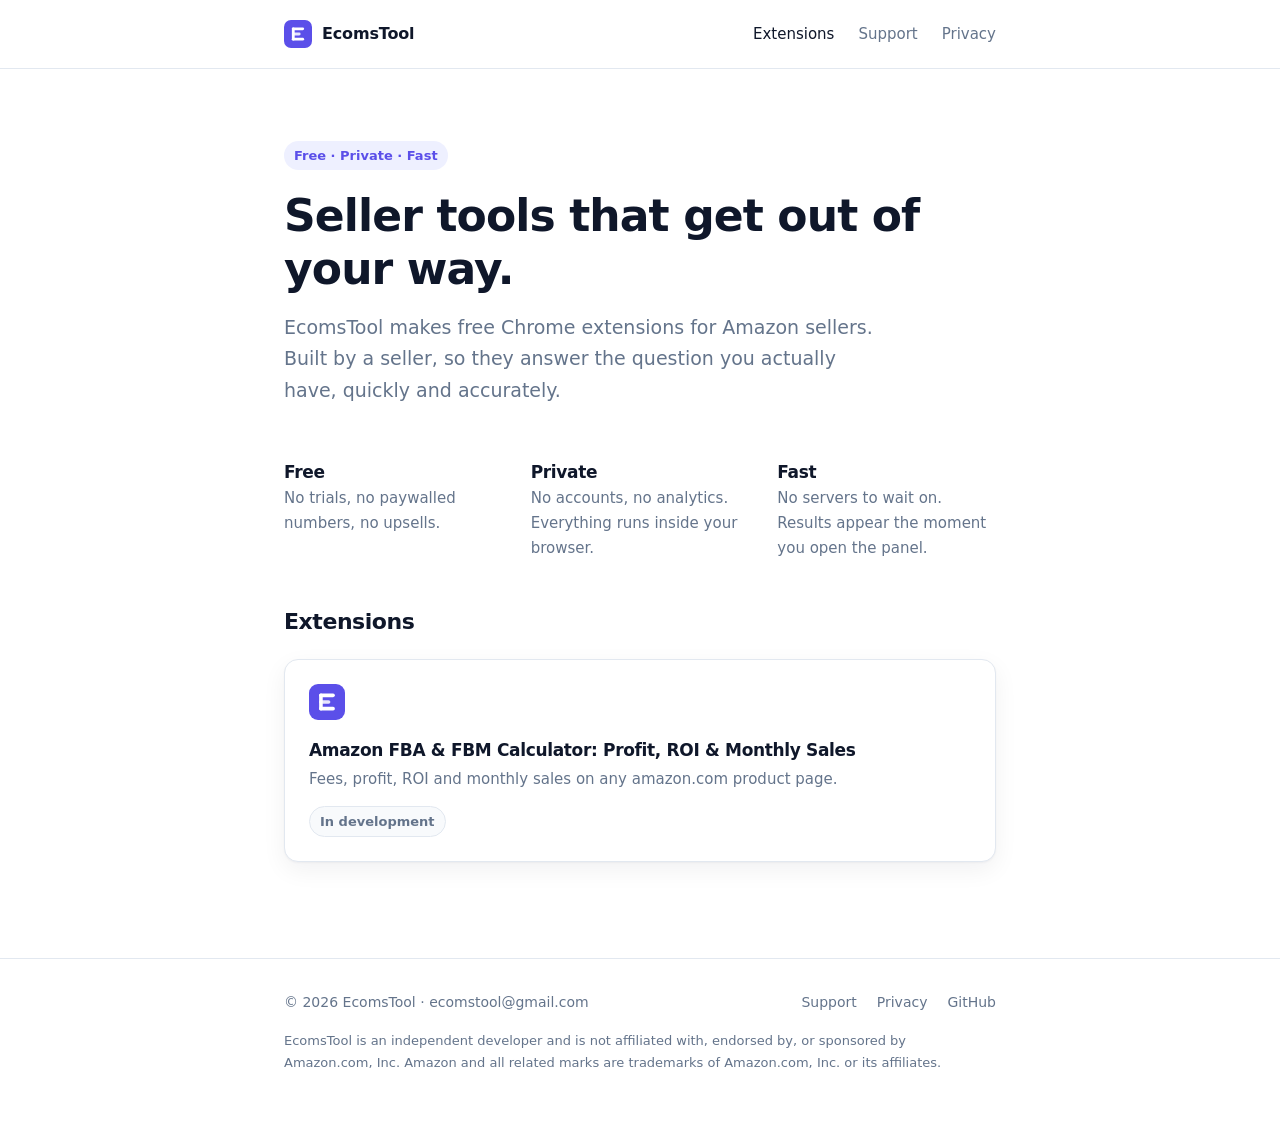
<file: index.html>
<!doctype html>
<html lang="en">
<head>
  <meta charset="utf-8">
  <meta name="viewport" content="width=device-width, initial-scale=1">
  <title>EcomsTool — Free Chrome extensions for Amazon sellers</title>
  <meta name="description" content="Fast, clean, free Chrome extensions for Amazon sellers. No tracking, no accounts, nothing leaves your browser.">
  <meta name="color-scheme" content="light dark">
  <link rel="icon" href="/assets/favicon.svg" type="image/svg+xml">
  <link rel="stylesheet" href="/assets/site.css">
</head>
<body>
  <header class="site-header">
    <div class="wrap">
      <a class="brand" href="/"><img src="/assets/logo.svg" alt="" width="28" height="28">EcomsTool</a>
      <nav class="nav" aria-label="Main">
        <a href="/#extensions" aria-current="page">Extensions</a>
        <a href="/support/">Support</a>
        <a href="/privacy/">Privacy</a>
      </nav>
    </div>
  </header>

  <main class="">
    <div class="wrap">
      <span class="pill">Free · Private · Fast</span>
      <h1 style="margin-top:20px">Seller tools that get out of your way.</h1>
      <p class="lede">EcomsTool makes free Chrome extensions for Amazon sellers. Built by a seller, so they answer the question you actually have, quickly and accurately.</p>

      <div class="principles" style="margin-top:56px">
        <div><h3>Free</h3><p>No trials, no paywalled numbers, no upsells.</p></div>
        <div><h3>Private</h3><p>No accounts, no analytics. Everything runs inside your browser.</p></div>
        <div><h3>Fast</h3><p>No servers to wait on. Results appear the moment you open the panel.</p></div>
      </div>

      <h2 id="extensions">Extensions</h2>
      <div class="grid">
        <a class="card" href="/fba-calculator/">
          <img class="icon" src="/assets/logo.svg" alt="">
          <h3>Amazon FBA &amp; FBM Calculator: Profit, ROI &amp; Monthly Sales</h3>
          <p>Fees, profit, ROI and monthly sales on any amazon.com product page.</p>
          <p style="margin-top:14px"><span class="pill neutral">In development</span></p>
        </a>
      </div>
    </div>
  </main>

  <footer class="site-footer">
    <div class="wrap">
      <div class="row">
        <span>© 2026 EcomsTool · <a href="mailto:ecomstool@gmail.com">ecomstool@gmail.com</a></span>
        <nav aria-label="Footer">
          <a href="/support/">Support</a>
          <a href="/privacy/">Privacy</a>
          <a href="https://github.com/ecomstool">GitHub</a>
        </nav>
      </div>
      <p class="legal">EcomsTool is an independent developer and is not affiliated with, endorsed by, or sponsored by Amazon.com, Inc. Amazon and all related marks are trademarks of Amazon.com, Inc. or its affiliates.</p>
    </div>
  </footer>
</body>
</html>
</file>
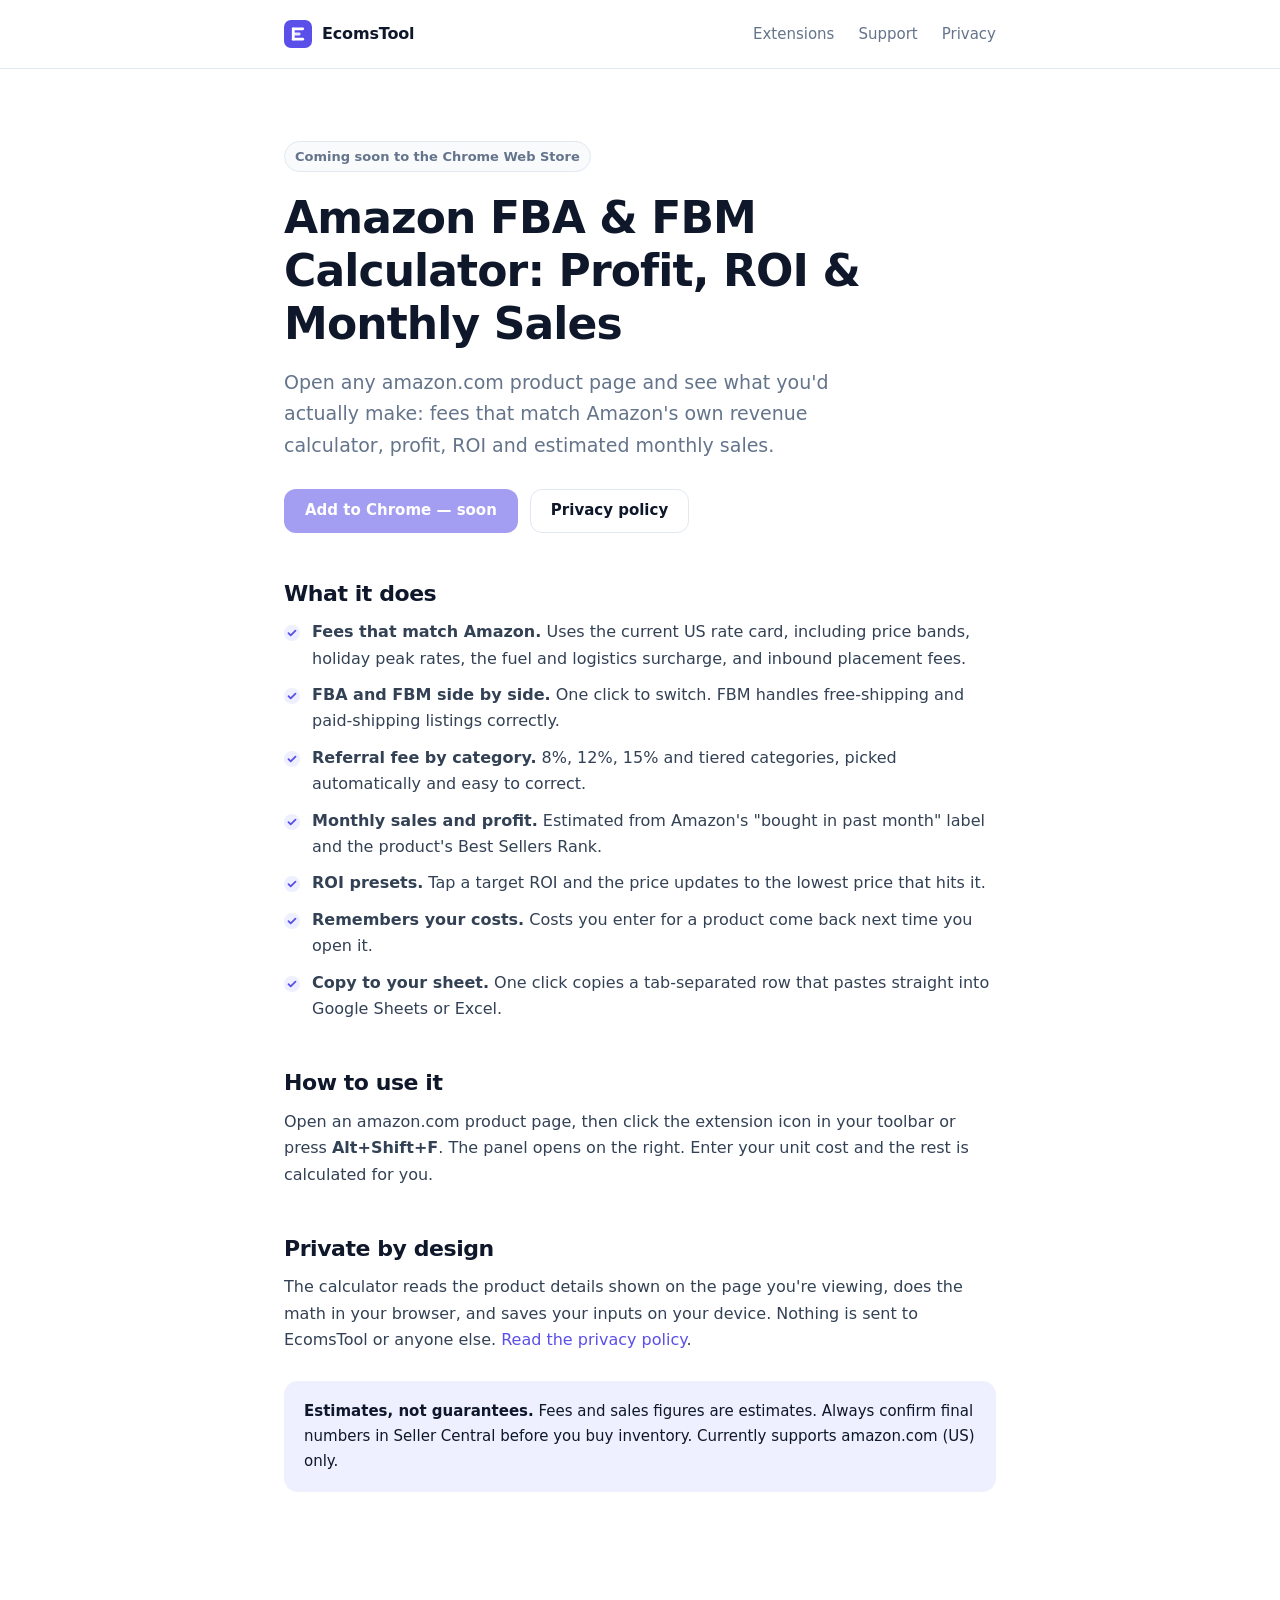
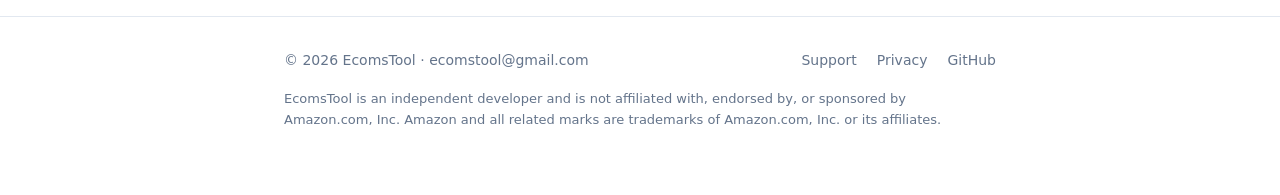
<file: fba-calculator/index.html>
<!doctype html>
<html lang="en">
<head>
  <meta charset="utf-8">
  <meta name="viewport" content="width=device-width, initial-scale=1">
  <title>Amazon FBA & FBM Calculator: Profit, ROI & Monthly Sales</title>
  <meta name="description" content="Accurate FBA and FBM fees, profit, ROI and monthly sales estimates on any amazon.com product page. Free and private.">
  <meta name="color-scheme" content="light dark">
  <link rel="icon" href="/assets/favicon.svg" type="image/svg+xml">
  <link rel="stylesheet" href="/assets/site.css">
</head>
<body>
  <header class="site-header">
    <div class="wrap">
      <a class="brand" href="/"><img src="/assets/logo.svg" alt="" width="28" height="28">EcomsTool</a>
      <nav class="nav" aria-label="Main">
        <a href="/#extensions">Extensions</a>
        <a href="/support/">Support</a>
        <a href="/privacy/">Privacy</a>
      </nav>
    </div>
  </header>

  <main class="">
    <div class="wrap">
      <span class="pill neutral">Coming soon to the Chrome Web Store</span>
      <h1 style="margin-top:20px">Amazon FBA &amp; FBM Calculator: Profit, ROI &amp; Monthly Sales</h1>
      <p class="lede">Open any amazon.com product page and see what you'd actually make: fees that match Amazon's own revenue calculator, profit, ROI and estimated monthly sales.</p>
      <div class="actions">
        <a class="btn primary" aria-disabled="true" href="#">Add to Chrome — soon</a>
        <a class="btn ghost" href="/fba-calculator/privacy/">Privacy policy</a>
      </div>

      <h2>What it does</h2>
      <ul class="ticks">
        <li><strong>Fees that match Amazon.</strong> Uses the current US rate card, including price bands, holiday peak rates, the fuel and logistics surcharge, and inbound placement fees.</li>
        <li><strong>FBA and FBM side by side.</strong> One click to switch. FBM handles free-shipping and paid-shipping listings correctly.</li>
        <li><strong>Referral fee by category.</strong> 8%, 12%, 15% and tiered categories, picked automatically and easy to correct.</li>
        <li><strong>Monthly sales and profit.</strong> Estimated from Amazon's "bought in past month" label and the product's Best Sellers Rank.</li>
        <li><strong>ROI presets.</strong> Tap a target ROI and the price updates to the lowest price that hits it.</li>
        <li><strong>Remembers your costs.</strong> Costs you enter for a product come back next time you open it.</li>
        <li><strong>Copy to your sheet.</strong> One click copies a tab-separated row that pastes straight into Google Sheets or Excel.</li>
      </ul>

      <h2>How to use it</h2>
      <p>Open an amazon.com product page, then click the extension icon in your toolbar or press <strong>Alt+Shift+F</strong>. The panel opens on the right. Enter your unit cost and the rest is calculated for you.</p>

      <h2>Private by design</h2>
      <p>The calculator reads the product details shown on the page you're viewing, does the math in your browser, and saves your inputs on your device. Nothing is sent to EcomsTool or anyone else. <a href="/fba-calculator/privacy/">Read the privacy policy</a>.</p>

      <div class="callout"><strong>Estimates, not guarantees.</strong> Fees and sales figures are estimates. Always confirm final numbers in Seller Central before you buy inventory. Currently supports amazon.com (US) only.</div>
    </div>
  </main>

  <footer class="site-footer">
    <div class="wrap">
      <div class="row">
        <span>© 2026 EcomsTool · <a href="mailto:ecomstool@gmail.com">ecomstool@gmail.com</a></span>
        <nav aria-label="Footer">
          <a href="/support/">Support</a>
          <a href="/privacy/">Privacy</a>
          <a href="https://github.com/ecomstool">GitHub</a>
        </nav>
      </div>
      <p class="legal">EcomsTool is an independent developer and is not affiliated with, endorsed by, or sponsored by Amazon.com, Inc. Amazon and all related marks are trademarks of Amazon.com, Inc. or its affiliates.</p>
    </div>
  </footer>
</body>
</html>
</file>
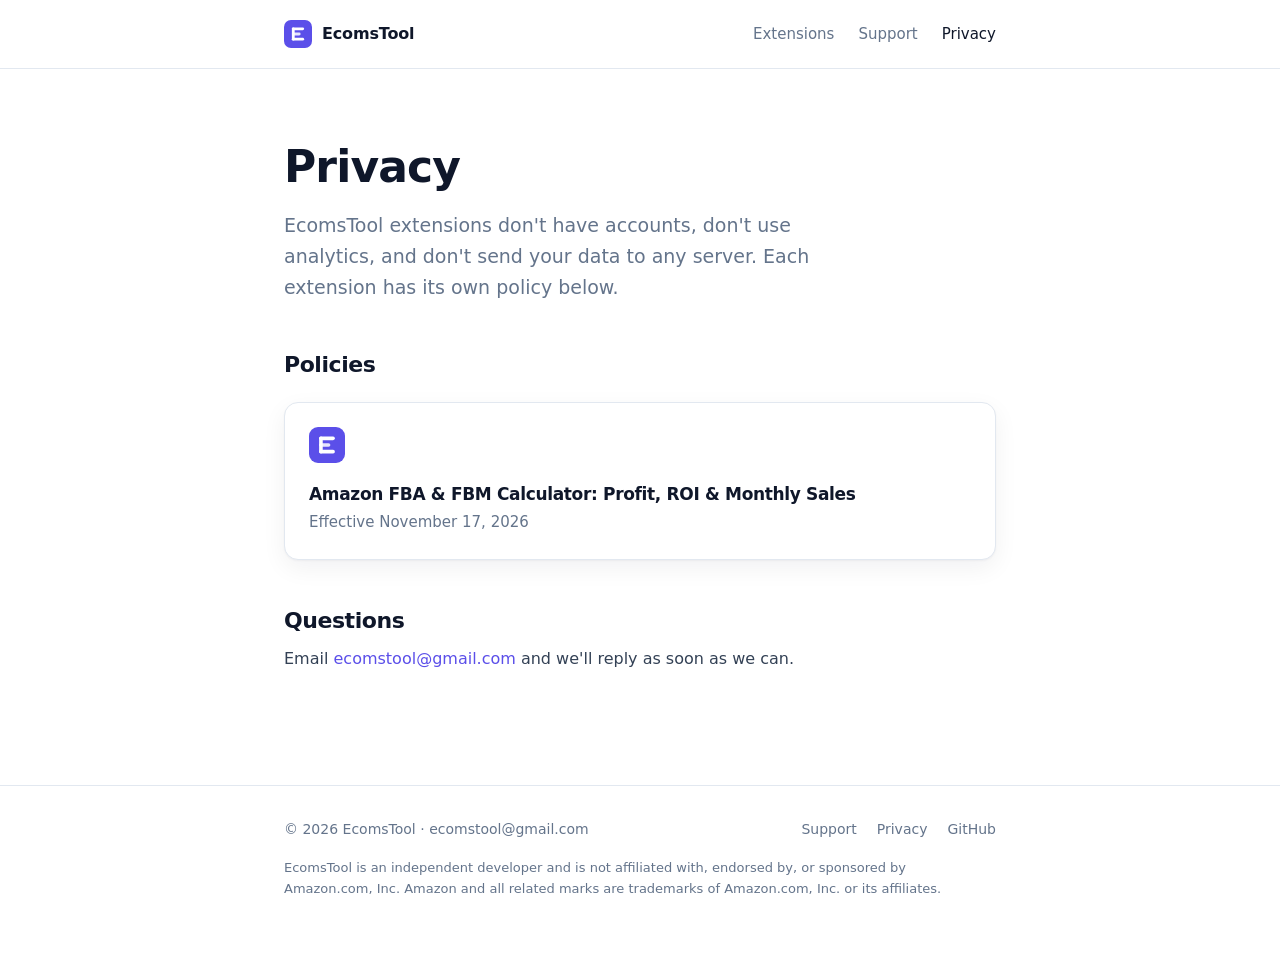
<file: privacy/index.html>
<!doctype html>
<html lang="en">
<head>
  <meta charset="utf-8">
  <meta name="viewport" content="width=device-width, initial-scale=1">
  <title>Privacy — EcomsTool</title>
  <meta name="description" content="Privacy policies for EcomsTool Chrome extensions.">
  <meta name="color-scheme" content="light dark">
  <link rel="icon" href="/assets/favicon.svg" type="image/svg+xml">
  <link rel="stylesheet" href="/assets/site.css">
</head>
<body>
  <header class="site-header">
    <div class="wrap">
      <a class="brand" href="/"><img src="/assets/logo.svg" alt="" width="28" height="28">EcomsTool</a>
      <nav class="nav" aria-label="Main">
        <a href="/#extensions">Extensions</a>
        <a href="/support/">Support</a>
        <a href="/privacy/" aria-current="page">Privacy</a>
      </nav>
    </div>
  </header>

  <main class="">
    <div class="wrap">
      <h1>Privacy</h1>
      <p class="lede">EcomsTool extensions don't have accounts, don't use analytics, and don't send your data to any server. Each extension has its own policy below.</p>

      <h2>Policies</h2>
      <div class="grid">
        <a class="card" href="/fba-calculator/privacy/">
          <img class="icon" src="/assets/logo.svg" alt="">
          <h3>Amazon FBA &amp; FBM Calculator: Profit, ROI &amp; Monthly Sales</h3>
          <p>Effective November 17, 2026</p>
        </a>
      </div>

      <h2>Questions</h2>
      <p>Email <a href="mailto:ecomstool@gmail.com">ecomstool@gmail.com</a> and we'll reply as soon as we can.</p>
    </div>
  </main>

  <footer class="site-footer">
    <div class="wrap">
      <div class="row">
        <span>© 2026 EcomsTool · <a href="mailto:ecomstool@gmail.com">ecomstool@gmail.com</a></span>
        <nav aria-label="Footer">
          <a href="/support/">Support</a>
          <a href="/privacy/">Privacy</a>
          <a href="https://github.com/ecomstool">GitHub</a>
        </nav>
      </div>
      <p class="legal">EcomsTool is an independent developer and is not affiliated with, endorsed by, or sponsored by Amazon.com, Inc. Amazon and all related marks are trademarks of Amazon.com, Inc. or its affiliates.</p>
    </div>
  </footer>
</body>
</html>
</file>
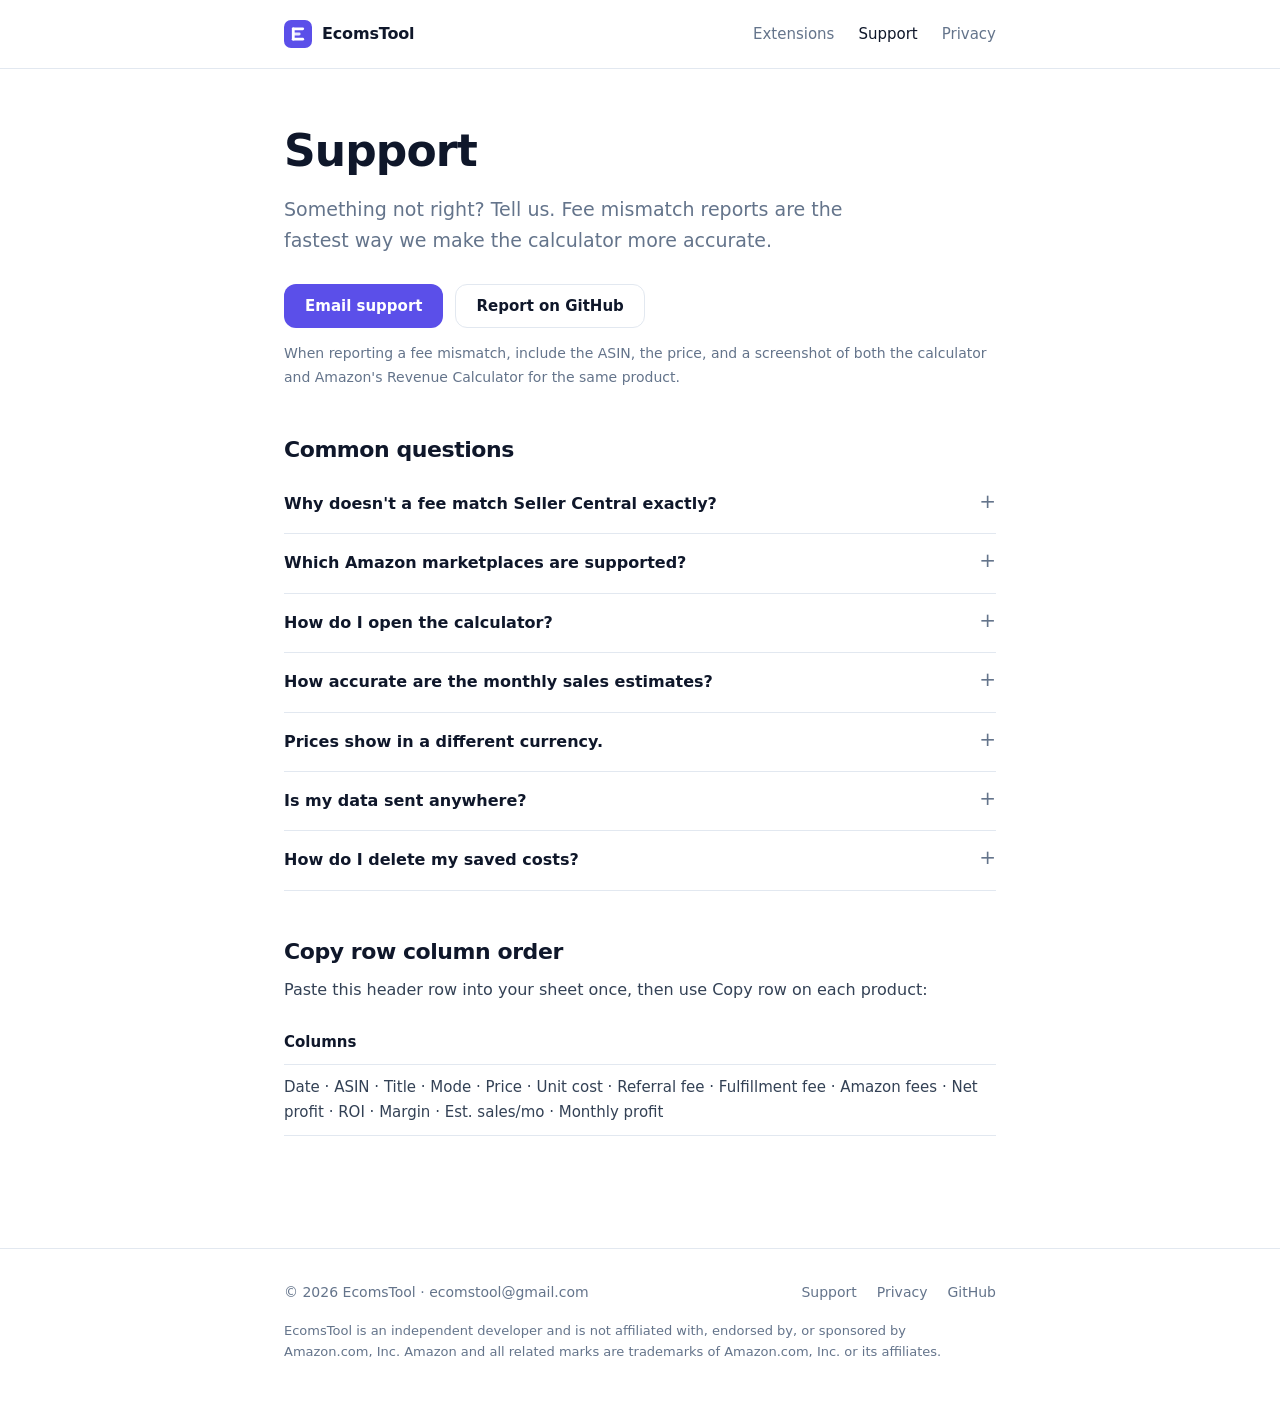
<file: support/index.html>
<!doctype html>
<html lang="en">
<head>
  <meta charset="utf-8">
  <meta name="viewport" content="width=device-width, initial-scale=1">
  <title>Support — EcomsTool</title>
  <meta name="description" content="Get help with EcomsTool extensions, report a fee mismatch, or request a feature.">
  <meta name="color-scheme" content="light dark">
  <link rel="icon" href="/assets/favicon.svg" type="image/svg+xml">
  <link rel="stylesheet" href="/assets/site.css">
</head>
<body>
  <header class="site-header">
    <div class="wrap">
      <a class="brand" href="/"><img src="/assets/logo.svg" alt="" width="28" height="28">EcomsTool</a>
      <nav class="nav" aria-label="Main">
        <a href="/#extensions">Extensions</a>
        <a href="/support/" aria-current="page">Support</a>
        <a href="/privacy/">Privacy</a>
      </nav>
    </div>
  </header>

  <main class="doc">
    <div class="wrap">
      <h1>Support</h1>
      <p class="lede">Something not right? Tell us. Fee mismatch reports are the fastest way we make the calculator more accurate.</p>
      <div class="actions">
        <a class="btn primary" href="mailto:ecomstool@gmail.com?subject=EcomsTool%20support">Email support</a>
        <a class="btn ghost" href="https://github.com/ecomstool/extensions/issues/new/choose">Report on GitHub</a>
      </div>
      <p class="small muted" style="margin-top:14px">When reporting a fee mismatch, include the ASIN, the price, and a screenshot of both the calculator and Amazon's Revenue Calculator for the same product.</p>

      <h2>Common questions</h2>
      <details>
        <summary>Why doesn't a fee match Seller Central exactly?</summary>
        <p>Most of the time the product page shows different dimensions or weight than the package Amazon actually measured. Open the product details line at the bottom of the panel and correct them; the fees recalculate instantly and are remembered for that product. If they still don't match, please send us a fee mismatch report.</p>
      </details>
      <details>
        <summary>Which Amazon marketplaces are supported?</summary>
        <p>amazon.com (US) only for now. Other marketplaces need their own fee tables and VAT rules, and we'd rather add them properly than approximately.</p>
      </details>
      <details>
        <summary>How do I open the calculator?</summary>
        <p>On an amazon.com product page, click the extension icon in your Chrome toolbar or press Alt+Shift+F. You can change the shortcut at chrome://extensions/shortcuts.</p>
      </details>
      <details>
        <summary>How accurate are the monthly sales estimates?</summary>
        <p>When Amazon shows a "bought in past month" label, the estimate is kept within that range. Otherwise it comes from the Best Sellers Rank for the product's category, which is a rough guide. You can always type your own number.</p>
      </details>
      <details>
        <summary>Prices show in a different currency.</summary>
        <p>If you've set Amazon to display prices in another currency, switch it back to USD in Amazon's currency settings. The calculator needs US dollar prices to apply US fees. Also make sure your delivery location is set to a US ZIP code.</p>
      </details>
      <details>
        <summary>Is my data sent anywhere?</summary>
        <p>No. Everything is calculated and stored in your browser. See the <a href="/fba-calculator/privacy/">privacy policy</a>.</p>
      </details>
      <details>
        <summary>How do I delete my saved costs?</summary>
        <p>In the panel, open Settings and choose Clear saved data. Uninstalling the extension also removes everything.</p>
      </details>

      <h2>Copy row column order</h2>
      <p>Paste this header row into your sheet once, then use Copy row on each product:</p>
      <table>
        <tr><th>Columns</th></tr>
        <tr><td>Date · ASIN · Title · Mode · Price · Unit cost · Referral fee · Fulfillment fee · Amazon fees · Net profit · ROI · Margin · Est. sales/mo · Monthly profit</td></tr>
      </table>
    </div>
  </main>

  <footer class="site-footer">
    <div class="wrap">
      <div class="row">
        <span>© 2026 EcomsTool · <a href="mailto:ecomstool@gmail.com">ecomstool@gmail.com</a></span>
        <nav aria-label="Footer">
          <a href="/support/">Support</a>
          <a href="/privacy/">Privacy</a>
          <a href="https://github.com/ecomstool">GitHub</a>
        </nav>
      </div>
      <p class="legal">EcomsTool is an independent developer and is not affiliated with, endorsed by, or sponsored by Amazon.com, Inc. Amazon and all related marks are trademarks of Amazon.com, Inc. or its affiliates.</p>
    </div>
  </footer>
</body>
</html>
</file>
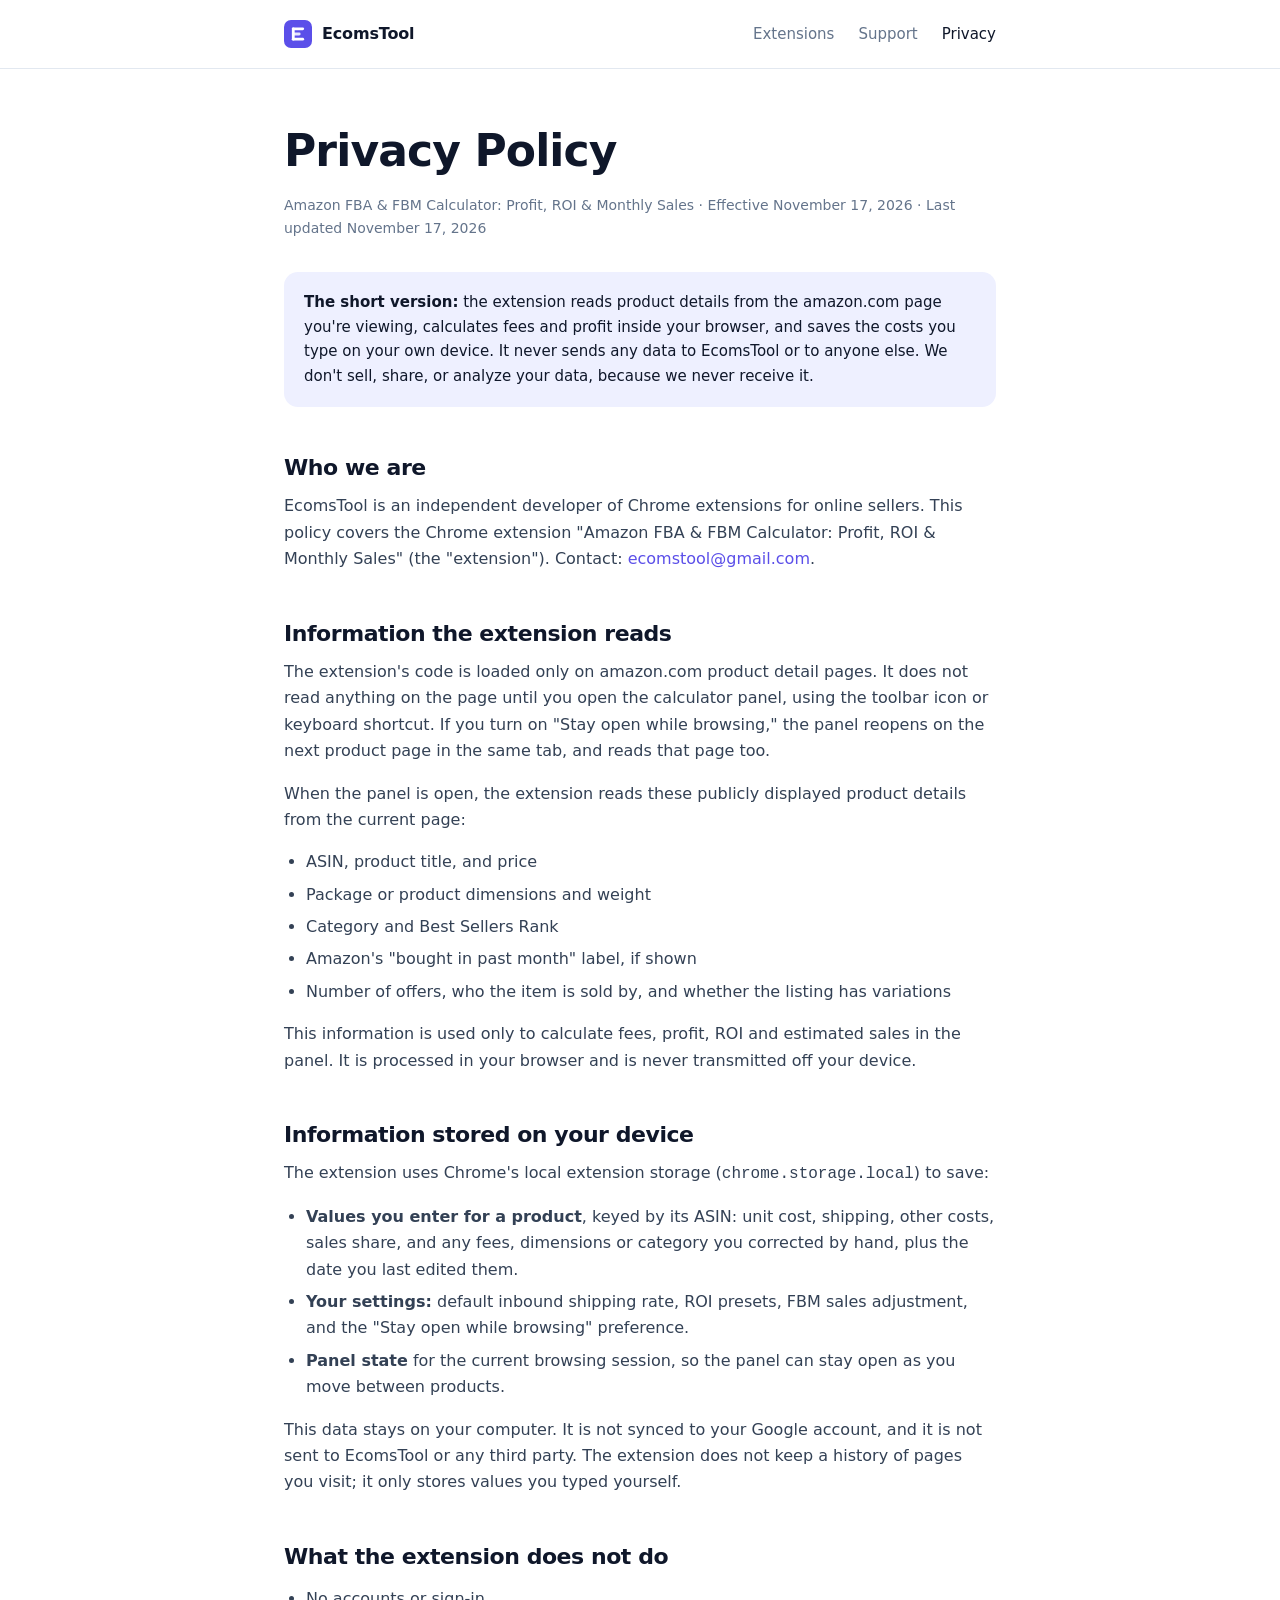
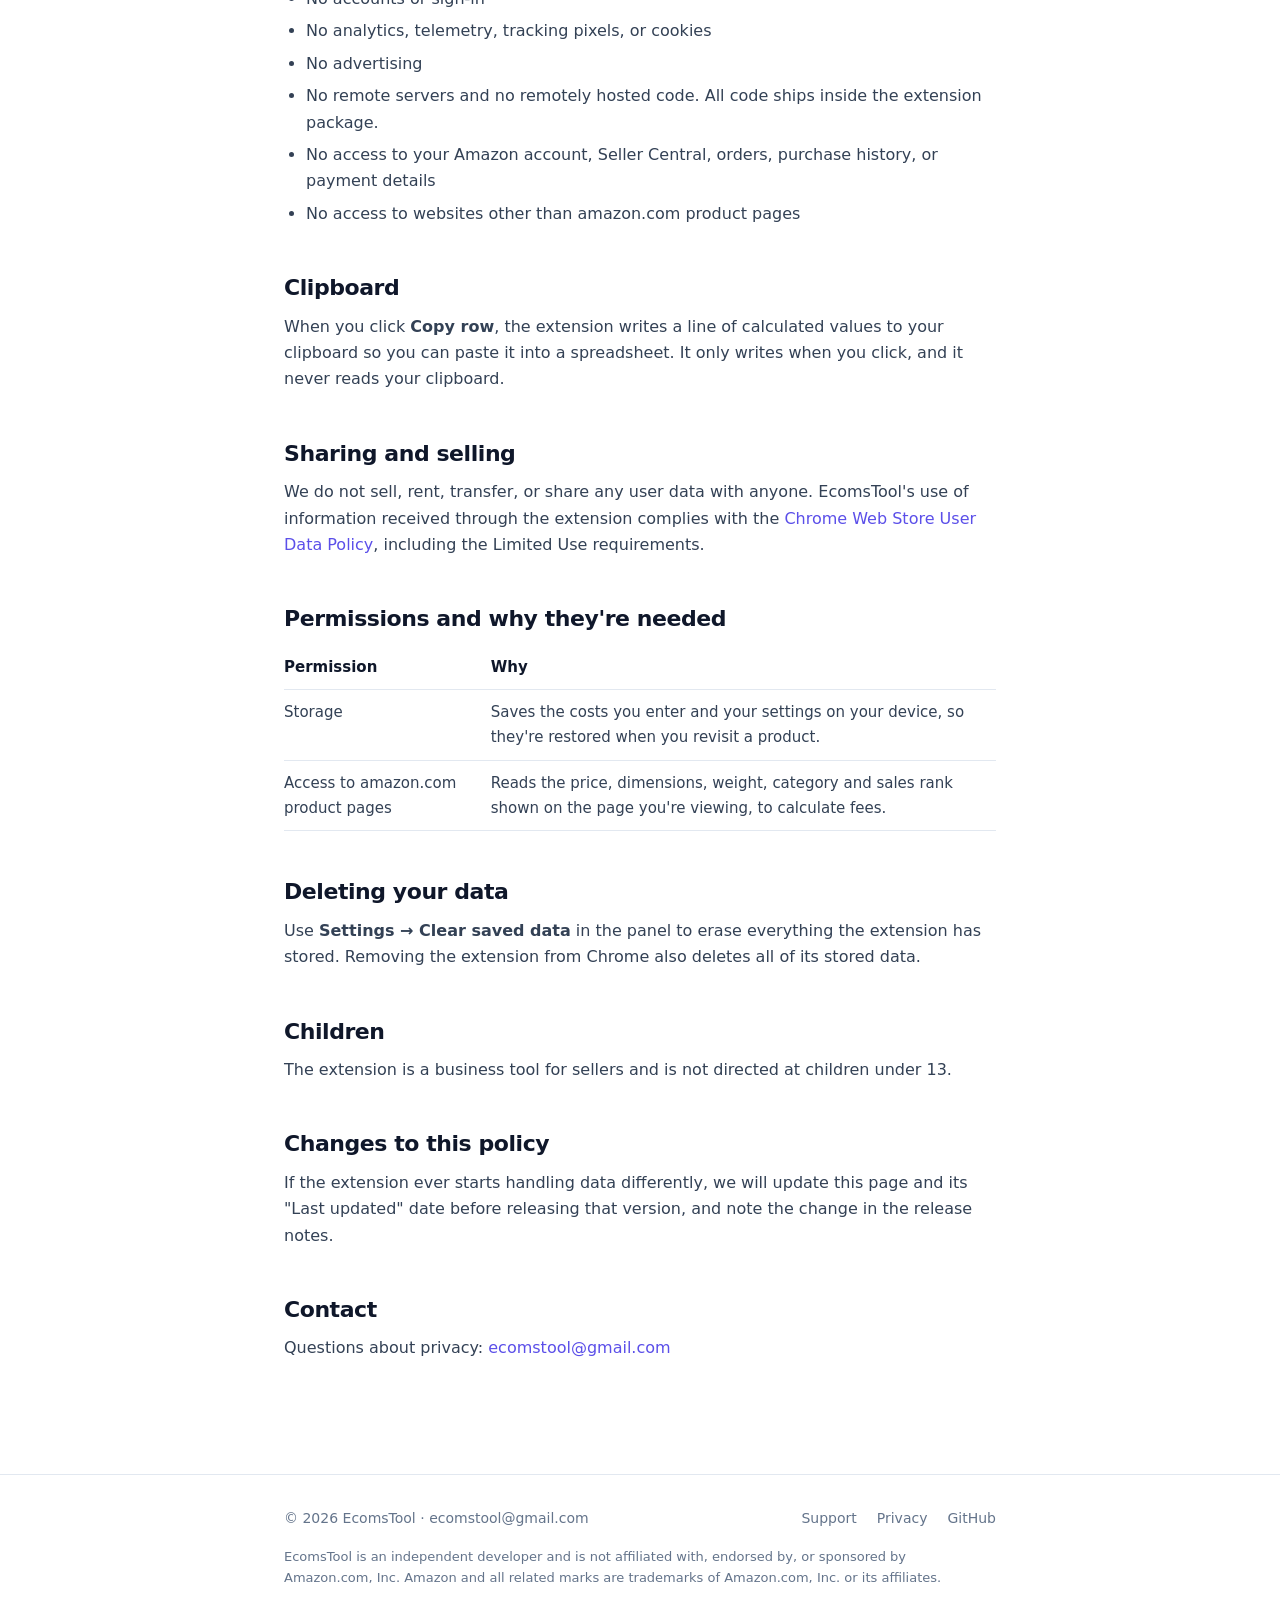
<file: fba-calculator/privacy/index.html>
<!doctype html>
<html lang="en">
<head>
  <meta charset="utf-8">
  <meta name="viewport" content="width=device-width, initial-scale=1">
  <title>Privacy Policy — Amazon FBA & FBM Calculator: Profit, ROI & Monthly Sales</title>
  <meta name="description" content="How the Amazon FBA & FBM Calculator extension handles data: everything stays in your browser.">
  <meta name="color-scheme" content="light dark">
  <link rel="icon" href="/assets/favicon.svg" type="image/svg+xml">
  <link rel="stylesheet" href="/assets/site.css">
</head>
<body>
  <header class="site-header">
    <div class="wrap">
      <a class="brand" href="/"><img src="/assets/logo.svg" alt="" width="28" height="28">EcomsTool</a>
      <nav class="nav" aria-label="Main">
        <a href="/#extensions">Extensions</a>
        <a href="/support/">Support</a>
        <a href="/privacy/" aria-current="page">Privacy</a>
      </nav>
    </div>
  </header>

  <main class="doc">
    <div class="wrap">
      <h1>Privacy Policy</h1>
      <p class="meta">Amazon FBA &amp; FBM Calculator: Profit, ROI &amp; Monthly Sales · Effective November 17, 2026 · Last updated November 17, 2026</p>

      <div class="callout"><strong>The short version:</strong> the extension reads product details from the amazon.com page you're viewing, calculates fees and profit inside your browser, and saves the costs you type on your own device. It never sends any data to EcomsTool or to anyone else. We don't sell, share, or analyze your data, because we never receive it.</div>

      <h2>Who we are</h2>
      <p>EcomsTool is an independent developer of Chrome extensions for online sellers. This policy covers the Chrome extension "Amazon FBA &amp; FBM Calculator: Profit, ROI &amp; Monthly Sales" (the "extension"). Contact: <a href="mailto:ecomstool@gmail.com">ecomstool@gmail.com</a>.</p>

      <h2>Information the extension reads</h2>
      <p>The extension's code is loaded only on amazon.com product detail pages. It does not read anything on the page until you open the calculator panel, using the toolbar icon or keyboard shortcut. If you turn on "Stay open while browsing," the panel reopens on the next product page in the same tab, and reads that page too.</p>
      <p>When the panel is open, the extension reads these publicly displayed product details from the current page:</p>
      <ul>
        <li>ASIN, product title, and price</li>
        <li>Package or product dimensions and weight</li>
        <li>Category and Best Sellers Rank</li>
        <li>Amazon's "bought in past month" label, if shown</li>
        <li>Number of offers, who the item is sold by, and whether the listing has variations</li>
      </ul>
      <p>This information is used only to calculate fees, profit, ROI and estimated sales in the panel. It is processed in your browser and is never transmitted off your device.</p>

      <h2>Information stored on your device</h2>
      <p>The extension uses Chrome's local extension storage (<code>chrome.storage.local</code>) to save:</p>
      <ul>
        <li><strong>Values you enter for a product</strong>, keyed by its ASIN: unit cost, shipping, other costs, sales share, and any fees, dimensions or category you corrected by hand, plus the date you last edited them.</li>
        <li><strong>Your settings:</strong> default inbound shipping rate, ROI presets, FBM sales adjustment, and the "Stay open while browsing" preference.</li>
        <li><strong>Panel state</strong> for the current browsing session, so the panel can stay open as you move between products.</li>
      </ul>
      <p>This data stays on your computer. It is not synced to your Google account, and it is not sent to EcomsTool or any third party. The extension does not keep a history of pages you visit; it only stores values you typed yourself.</p>

      <h2>What the extension does not do</h2>
      <ul>
        <li>No accounts or sign-in</li>
        <li>No analytics, telemetry, tracking pixels, or cookies</li>
        <li>No advertising</li>
        <li>No remote servers and no remotely hosted code. All code ships inside the extension package.</li>
        <li>No access to your Amazon account, Seller Central, orders, purchase history, or payment details</li>
        <li>No access to websites other than amazon.com product pages</li>
      </ul>

      <h2>Clipboard</h2>
      <p>When you click <strong>Copy row</strong>, the extension writes a line of calculated values to your clipboard so you can paste it into a spreadsheet. It only writes when you click, and it never reads your clipboard.</p>

      <h2>Sharing and selling</h2>
      <p>We do not sell, rent, transfer, or share any user data with anyone. EcomsTool's use of information received through the extension complies with the <a href="https://developer.chrome.com/docs/webstore/program-policies/user-data-faq">Chrome Web Store User Data Policy</a>, including the Limited Use requirements.</p>

      <h2>Permissions and why they're needed</h2>
      <table>
        <tr><th>Permission</th><th>Why</th></tr>
        <tr><td>Storage</td><td>Saves the costs you enter and your settings on your device, so they're restored when you revisit a product.</td></tr>
        <tr><td>Access to amazon.com product pages</td><td>Reads the price, dimensions, weight, category and sales rank shown on the page you're viewing, to calculate fees.</td></tr>
      </table>

      <h2>Deleting your data</h2>
      <p>Use <strong>Settings → Clear saved data</strong> in the panel to erase everything the extension has stored. Removing the extension from Chrome also deletes all of its stored data.</p>

      <h2>Children</h2>
      <p>The extension is a business tool for sellers and is not directed at children under 13.</p>

      <h2>Changes to this policy</h2>
      <p>If the extension ever starts handling data differently, we will update this page and its "Last updated" date before releasing that version, and note the change in the release notes.</p>

      <h2>Contact</h2>
      <p>Questions about privacy: <a href="mailto:ecomstool@gmail.com">ecomstool@gmail.com</a></p>
    </div>
  </main>

  <footer class="site-footer">
    <div class="wrap">
      <div class="row">
        <span>© 2026 EcomsTool · <a href="mailto:ecomstool@gmail.com">ecomstool@gmail.com</a></span>
        <nav aria-label="Footer">
          <a href="/support/">Support</a>
          <a href="/privacy/">Privacy</a>
          <a href="https://github.com/ecomstool">GitHub</a>
        </nav>
      </div>
      <p class="legal">EcomsTool is an independent developer and is not affiliated with, endorsed by, or sponsored by Amazon.com, Inc. Amazon and all related marks are trademarks of Amazon.com, Inc. or its affiliates.</p>
    </div>
  </footer>
</body>
</html>
</file>
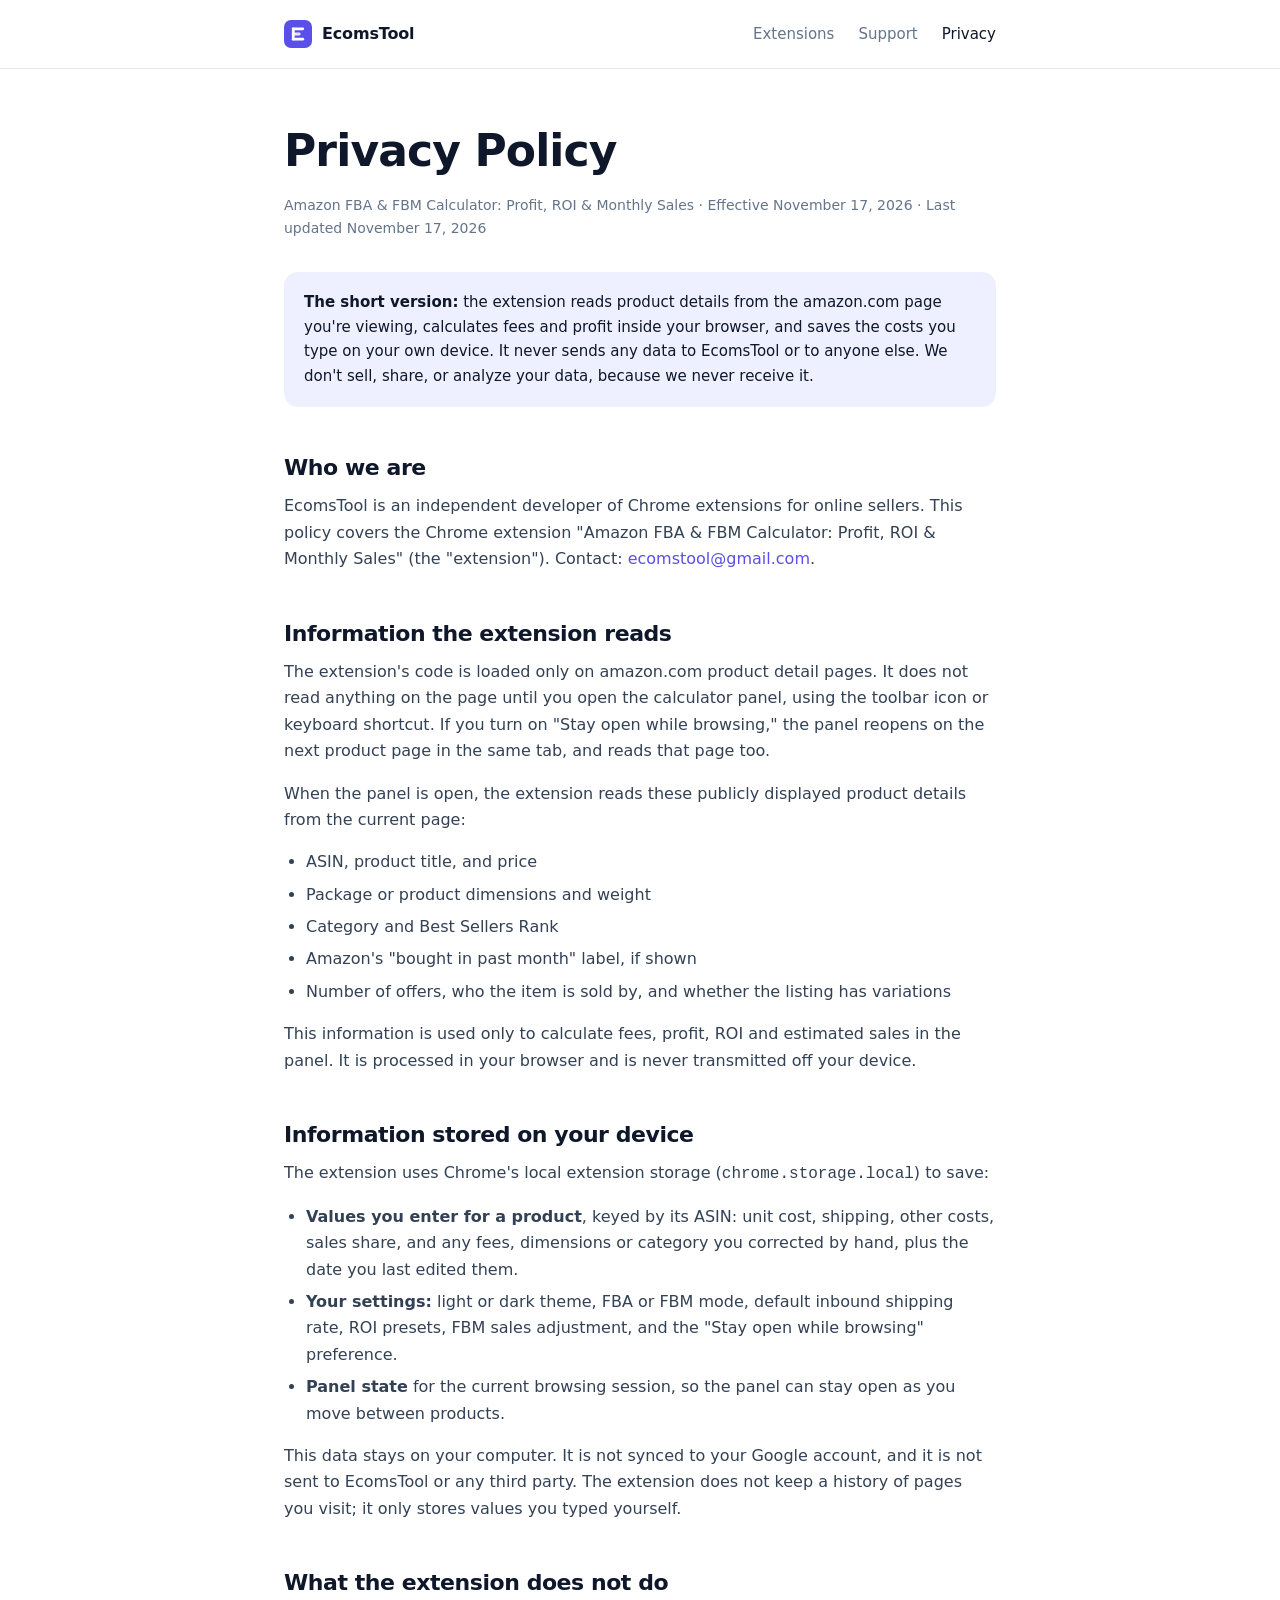
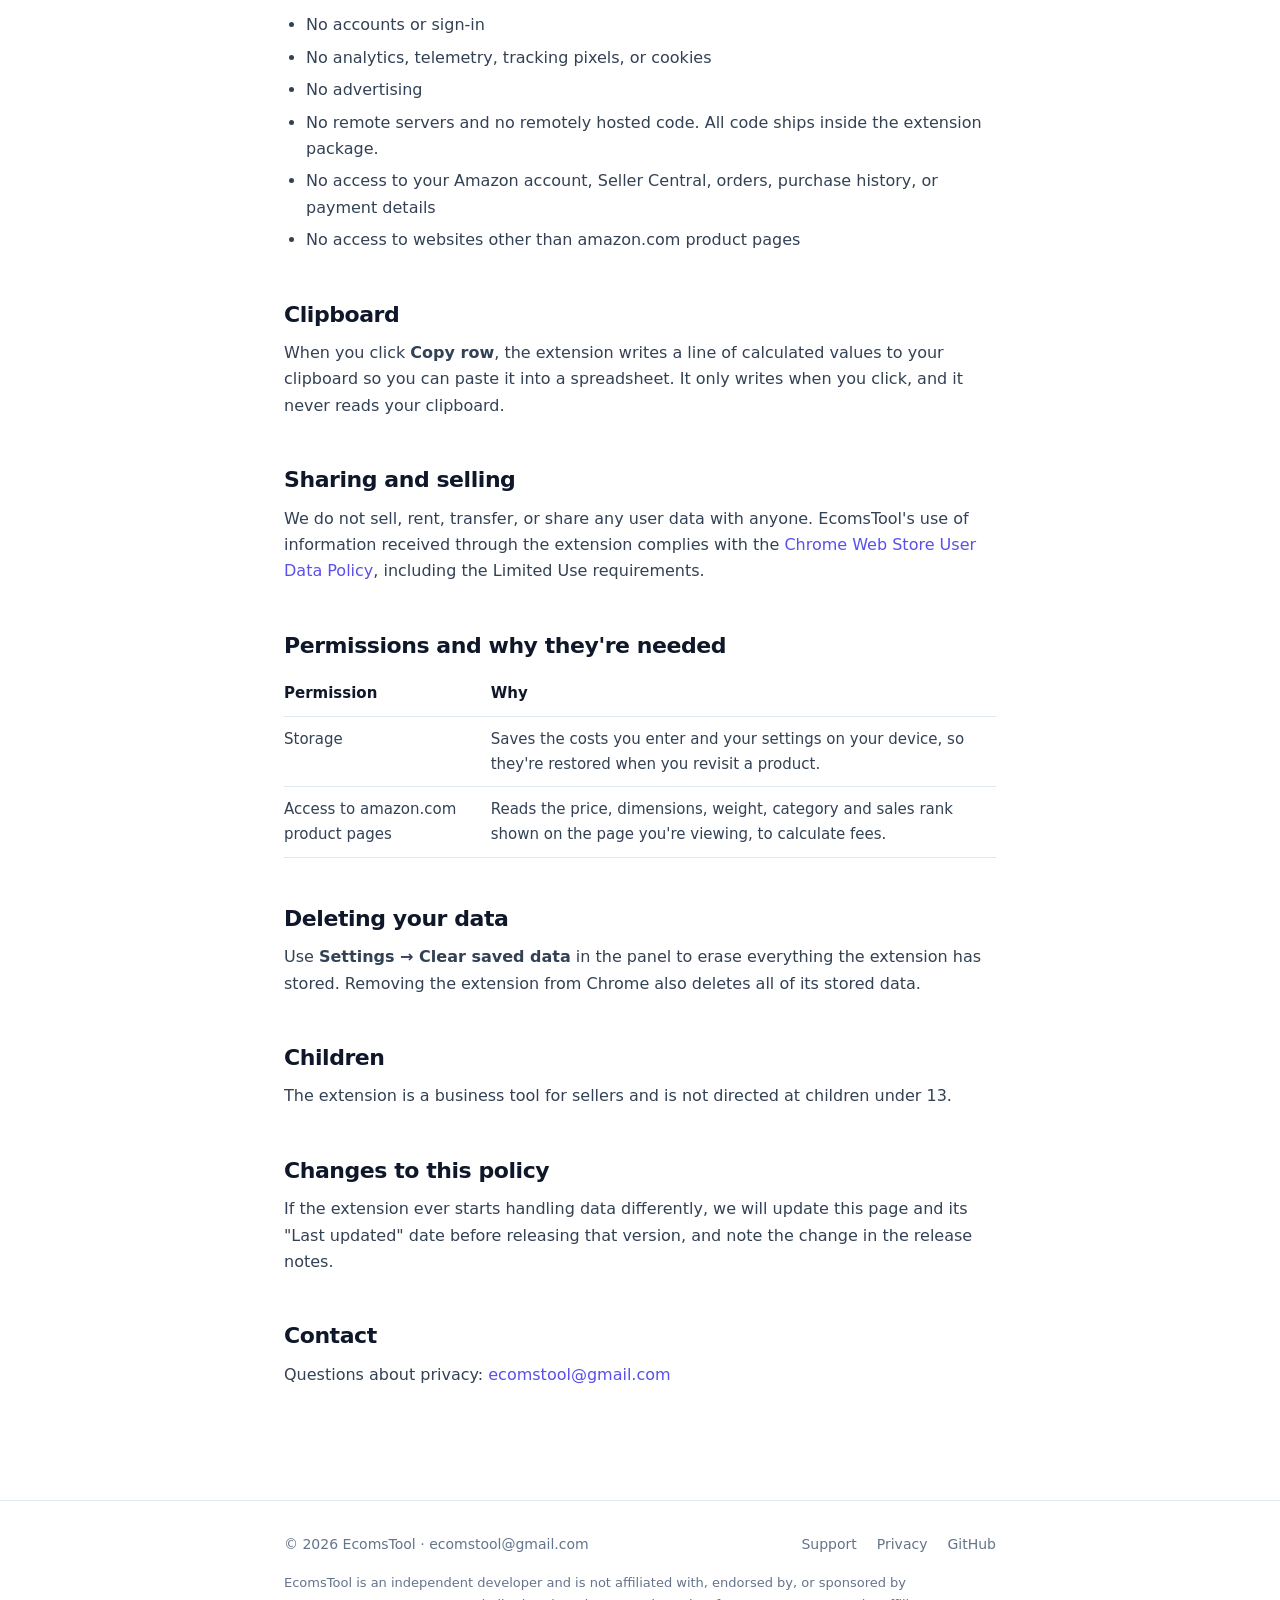
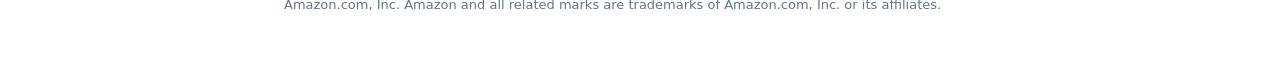
<file: fba-calculator/privacy/privacy-index.html>
<!doctype html>
<html lang="en">
<head>
  <meta charset="utf-8">
  <meta name="viewport" content="width=device-width, initial-scale=1">
  <title>Privacy Policy — Amazon FBA & FBM Calculator: Profit, ROI & Monthly Sales</title>
  <meta name="description" content="How the Amazon FBA & FBM Calculator extension handles data: everything stays in your browser.">
  <meta name="color-scheme" content="light dark">
  <link rel="icon" href="/assets/favicon.svg" type="image/svg+xml">
  <link rel="stylesheet" href="/assets/site.css">
</head>
<body>
  <header class="site-header">
    <div class="wrap">
      <a class="brand" href="/"><img src="/assets/logo.svg" alt="" width="28" height="28">EcomsTool</a>
      <nav class="nav" aria-label="Main">
        <a href="/#extensions">Extensions</a>
        <a href="/support/">Support</a>
        <a href="/privacy/" aria-current="page">Privacy</a>
      </nav>
    </div>
  </header>

  <main class="doc">
    <div class="wrap">
      <h1>Privacy Policy</h1>
      <p class="meta">Amazon FBA &amp; FBM Calculator: Profit, ROI &amp; Monthly Sales · Effective November 17, 2026 · Last updated November 17, 2026</p>

      <div class="callout"><strong>The short version:</strong> the extension reads product details from the amazon.com page you're viewing, calculates fees and profit inside your browser, and saves the costs you type on your own device. It never sends any data to EcomsTool or to anyone else. We don't sell, share, or analyze your data, because we never receive it.</div>

      <h2>Who we are</h2>
      <p>EcomsTool is an independent developer of Chrome extensions for online sellers. This policy covers the Chrome extension "Amazon FBA &amp; FBM Calculator: Profit, ROI &amp; Monthly Sales" (the "extension"). Contact: <a href="mailto:ecomstool@gmail.com">ecomstool@gmail.com</a>.</p>

      <h2>Information the extension reads</h2>
      <p>The extension's code is loaded only on amazon.com product detail pages. It does not read anything on the page until you open the calculator panel, using the toolbar icon or keyboard shortcut. If you turn on "Stay open while browsing," the panel reopens on the next product page in the same tab, and reads that page too.</p>
      <p>When the panel is open, the extension reads these publicly displayed product details from the current page:</p>
      <ul>
        <li>ASIN, product title, and price</li>
        <li>Package or product dimensions and weight</li>
        <li>Category and Best Sellers Rank</li>
        <li>Amazon's "bought in past month" label, if shown</li>
        <li>Number of offers, who the item is sold by, and whether the listing has variations</li>
      </ul>
      <p>This information is used only to calculate fees, profit, ROI and estimated sales in the panel. It is processed in your browser and is never transmitted off your device.</p>

      <h2>Information stored on your device</h2>
      <p>The extension uses Chrome's local extension storage (<code>chrome.storage.local</code>) to save:</p>
      <ul>
        <li><strong>Values you enter for a product</strong>, keyed by its ASIN: unit cost, shipping, other costs, sales share, and any fees, dimensions or category you corrected by hand, plus the date you last edited them.</li>
        <li><strong>Your settings:</strong> light or dark theme, FBA or FBM mode, default inbound shipping rate, ROI presets, FBM sales adjustment, and the "Stay open while browsing" preference.</li>
        <li><strong>Panel state</strong> for the current browsing session, so the panel can stay open as you move between products.</li>
      </ul>
      <p>This data stays on your computer. It is not synced to your Google account, and it is not sent to EcomsTool or any third party. The extension does not keep a history of pages you visit; it only stores values you typed yourself.</p>

      <h2>What the extension does not do</h2>
      <ul>
        <li>No accounts or sign-in</li>
        <li>No analytics, telemetry, tracking pixels, or cookies</li>
        <li>No advertising</li>
        <li>No remote servers and no remotely hosted code. All code ships inside the extension package.</li>
        <li>No access to your Amazon account, Seller Central, orders, purchase history, or payment details</li>
        <li>No access to websites other than amazon.com product pages</li>
      </ul>

      <h2>Clipboard</h2>
      <p>When you click <strong>Copy row</strong>, the extension writes a line of calculated values to your clipboard so you can paste it into a spreadsheet. It only writes when you click, and it never reads your clipboard.</p>

      <h2>Sharing and selling</h2>
      <p>We do not sell, rent, transfer, or share any user data with anyone. EcomsTool's use of information received through the extension complies with the <a href="https://developer.chrome.com/docs/webstore/program-policies/user-data-faq">Chrome Web Store User Data Policy</a>, including the Limited Use requirements.</p>

      <h2>Permissions and why they're needed</h2>
      <table>
        <tr><th>Permission</th><th>Why</th></tr>
        <tr><td>Storage</td><td>Saves the costs you enter and your settings on your device, so they're restored when you revisit a product.</td></tr>
        <tr><td>Access to amazon.com product pages</td><td>Reads the price, dimensions, weight, category and sales rank shown on the page you're viewing, to calculate fees.</td></tr>
      </table>

      <h2>Deleting your data</h2>
      <p>Use <strong>Settings → Clear saved data</strong> in the panel to erase everything the extension has stored. Removing the extension from Chrome also deletes all of its stored data.</p>

      <h2>Children</h2>
      <p>The extension is a business tool for sellers and is not directed at children under 13.</p>

      <h2>Changes to this policy</h2>
      <p>If the extension ever starts handling data differently, we will update this page and its "Last updated" date before releasing that version, and note the change in the release notes.</p>

      <h2>Contact</h2>
      <p>Questions about privacy: <a href="mailto:ecomstool@gmail.com">ecomstool@gmail.com</a></p>
    </div>
  </main>

  <footer class="site-footer">
    <div class="wrap">
      <div class="row">
        <span>© 2026 EcomsTool · <a href="mailto:ecomstool@gmail.com">ecomstool@gmail.com</a></span>
        <nav aria-label="Footer">
          <a href="/support/">Support</a>
          <a href="/privacy/">Privacy</a>
          <a href="https://github.com/ecomstool">GitHub</a>
        </nav>
      </div>
      <p class="legal">EcomsTool is an independent developer and is not affiliated with, endorsed by, or sponsored by Amazon.com, Inc. Amazon and all related marks are trademarks of Amazon.com, Inc. or its affiliates.</p>
    </div>
  </footer>
</body>
</html>
</file>
<file: assets/site.css>
:root {
  --accent: #5B4FE9;
  --accent-ink: #4338CA;
  --accent-soft: #EEF0FF;
  --ink: #0F172A;
  --body: #334155;
  --muted: #64748B;
  --line: #E2E8F0;
  --soft: #F8FAFC;
  --bg: #FFFFFF;
  --profit: #16A34A;
  --radius: 14px;
  --shadow: 0 1px 2px rgba(15, 23, 42, .04), 0 8px 24px rgba(15, 23, 42, .06);
  color-scheme: light dark;
}

@media (prefers-color-scheme: dark) {
  :root {
    --accent: #8B83F5;
    --accent-ink: #A8A2F8;
    --accent-soft: #1E1B3A;
    --ink: #F1F5F9;
    --body: #CBD5E1;
    --muted: #94A3B8;
    --line: #1E293B;
    --soft: #0B1220;
    --bg: #020617;
    --shadow: 0 1px 2px rgba(0, 0, 0, .3), 0 8px 24px rgba(0, 0, 0, .35);
  }
}

* { box-sizing: border-box; }

html { -webkit-text-size-adjust: 100%; }

body {
  margin: 0;
  background: var(--bg);
  color: var(--body);
  font: 16px/1.65 system-ui, -apple-system, "Segoe UI", Roboto, "Helvetica Neue", Arial, sans-serif;
  -webkit-font-smoothing: antialiased;
}

a { color: var(--accent); text-decoration: none; }
a:hover { color: var(--accent-ink); text-decoration: underline; text-underline-offset: 3px; }
a:focus-visible, .btn:focus-visible { outline: 2px solid var(--accent); outline-offset: 3px; border-radius: 6px; }

.wrap { max-width: 760px; margin: 0 auto; padding: 0 24px; }

/* Header */
.site-header { border-bottom: 1px solid var(--line); }
.site-header .wrap { display: flex; align-items: center; justify-content: space-between; height: 68px; }
.brand { display: flex; align-items: center; gap: 10px; color: var(--ink); font-weight: 650; letter-spacing: -.01em; }
.brand:hover { color: var(--ink); text-decoration: none; }
.brand img { width: 28px; height: 28px; }
.nav { display: flex; gap: 24px; font-size: 15px; }
.nav a { color: var(--muted); }
.nav a:hover, .nav a[aria-current="page"] { color: var(--ink); text-decoration: none; }

/* Type */
h1, h2, h3 { color: var(--ink); letter-spacing: -.02em; line-height: 1.2; }
h1 { font-size: clamp(32px, 5vw, 44px); margin: 0 0 16px; font-weight: 700; }
h2 { font-size: 22px; margin: 48px 0 12px; font-weight: 650; }
h3 { font-size: 17px; margin: 28px 0 6px; font-weight: 650; }
p { margin: 0 0 16px; }
.lede { font-size: 19px; color: var(--muted); max-width: 600px; }
.muted { color: var(--muted); }
.small { font-size: 14px; }

main { padding: 72px 0 96px; }
main.doc { padding-top: 56px; }

ul.clean { list-style: none; padding: 0; margin: 0; }
ul.ticks { padding: 0; margin: 0 0 16px; list-style: none; }
ul.ticks li { position: relative; padding-left: 28px; margin: 10px 0; }
ul.ticks li::before {
  content: ""; position: absolute; left: 0; top: .5em; width: 16px; height: 16px; border-radius: 50%;
  background: var(--accent-soft) url("data:image/svg+xml,%3Csvg xmlns='http://www.w3.org/2000/svg' viewBox='0 0 16 16'%3E%3Cpath d='M4.5 8.2l2.2 2.2 4.8-4.8' fill='none' stroke='%235B4FE9' stroke-width='1.8' stroke-linecap='round' stroke-linejoin='round'/%3E%3C/svg%3E") center/16px no-repeat;
  transform: translateY(-2px);
}
.doc ul:not(.clean):not(.ticks) { padding-left: 22px; }
.doc li { margin: 6px 0; }

/* Pills, buttons */
.pill {
  display: inline-flex; align-items: center; gap: 6px; font-size: 13px; font-weight: 550;
  padding: 4px 10px; border-radius: 999px; background: var(--accent-soft); color: var(--accent);
}
.pill.neutral { background: var(--soft); color: var(--muted); border: 1px solid var(--line); }
.btn {
  display: inline-flex; align-items: center; justify-content: center; gap: 8px; height: 44px; padding: 0 20px;
  border-radius: 12px; font-weight: 600; font-size: 15px; border: 1px solid transparent; cursor: pointer;
  transition: background .15s ease, transform .15s ease;
}
.btn.primary { background: var(--accent); color: #fff; }
.btn.primary:hover { background: var(--accent-ink); text-decoration: none; color: #fff; }
.btn.ghost { border-color: var(--line); color: var(--ink); background: var(--bg); }
.btn.ghost:hover { background: var(--soft); text-decoration: none; }
.btn[aria-disabled="true"] { opacity: .55; pointer-events: none; }
.actions { display: flex; flex-wrap: wrap; gap: 12px; margin-top: 28px; }

/* Cards */
.grid { display: grid; gap: 16px; grid-template-columns: repeat(auto-fit, minmax(220px, 1fr)); margin-top: 24px; }
.card {
  display: block; padding: 24px; border: 1px solid var(--line); border-radius: var(--radius);
  background: var(--bg); box-shadow: var(--shadow); color: var(--body);
  transition: transform .18s ease, border-color .18s ease;
}
a.card:hover { transform: translateY(-2px); border-color: var(--accent); text-decoration: none; color: var(--body); }
.card h3 { margin: 12px 0 6px; }
.card p { margin: 0; font-size: 15px; color: var(--muted); }
.card .icon { width: 36px; height: 36px; }

.principles { display: grid; gap: 28px; grid-template-columns: repeat(auto-fit, minmax(180px, 1fr)); margin-top: 16px; }
.principles h3 { margin: 0 0 4px; }
.principles p { margin: 0; font-size: 15px; color: var(--muted); }

.callout {
  margin: 28px 0; padding: 18px 20px; border-radius: var(--radius);
  background: var(--accent-soft); color: var(--ink); font-size: 15px;
}
.callout strong { color: var(--ink); }

.meta { font-size: 14px; color: var(--muted); margin-bottom: 32px; }

details { border-bottom: 1px solid var(--line); padding: 16px 0; }
details summary { cursor: pointer; color: var(--ink); font-weight: 600; list-style: none; display: flex; justify-content: space-between; gap: 16px; }
details summary::-webkit-details-marker { display: none; }
details summary::after { content: "+"; color: var(--muted); font-weight: 400; font-size: 20px; line-height: 1; }
details[open] summary::after { content: "–"; }
details p { margin: 10px 0 0; }

table { width: 100%; border-collapse: collapse; font-size: 15px; margin: 8px 0 16px; }
th, td { text-align: left; padding: 10px 12px 10px 0; border-bottom: 1px solid var(--line); vertical-align: top; }
th { color: var(--ink); font-weight: 600; }

/* Footer */
.site-footer { border-top: 1px solid var(--line); padding: 32px 0 48px; font-size: 14px; color: var(--muted); }
.site-footer .row { display: flex; flex-wrap: wrap; gap: 8px 24px; justify-content: space-between; }
.site-footer nav { display: flex; gap: 20px; }
.site-footer a { color: var(--muted); }
.site-footer a:hover { color: var(--ink); }
.site-footer .legal { margin-top: 16px; font-size: 13px; }

@media (max-width: 560px) {
  .nav { gap: 16px; font-size: 14px; }
  main { padding: 48px 0 72px; }
}

@media (prefers-reduced-motion: reduce) {
  * { transition: none !important; }
}
</file>
